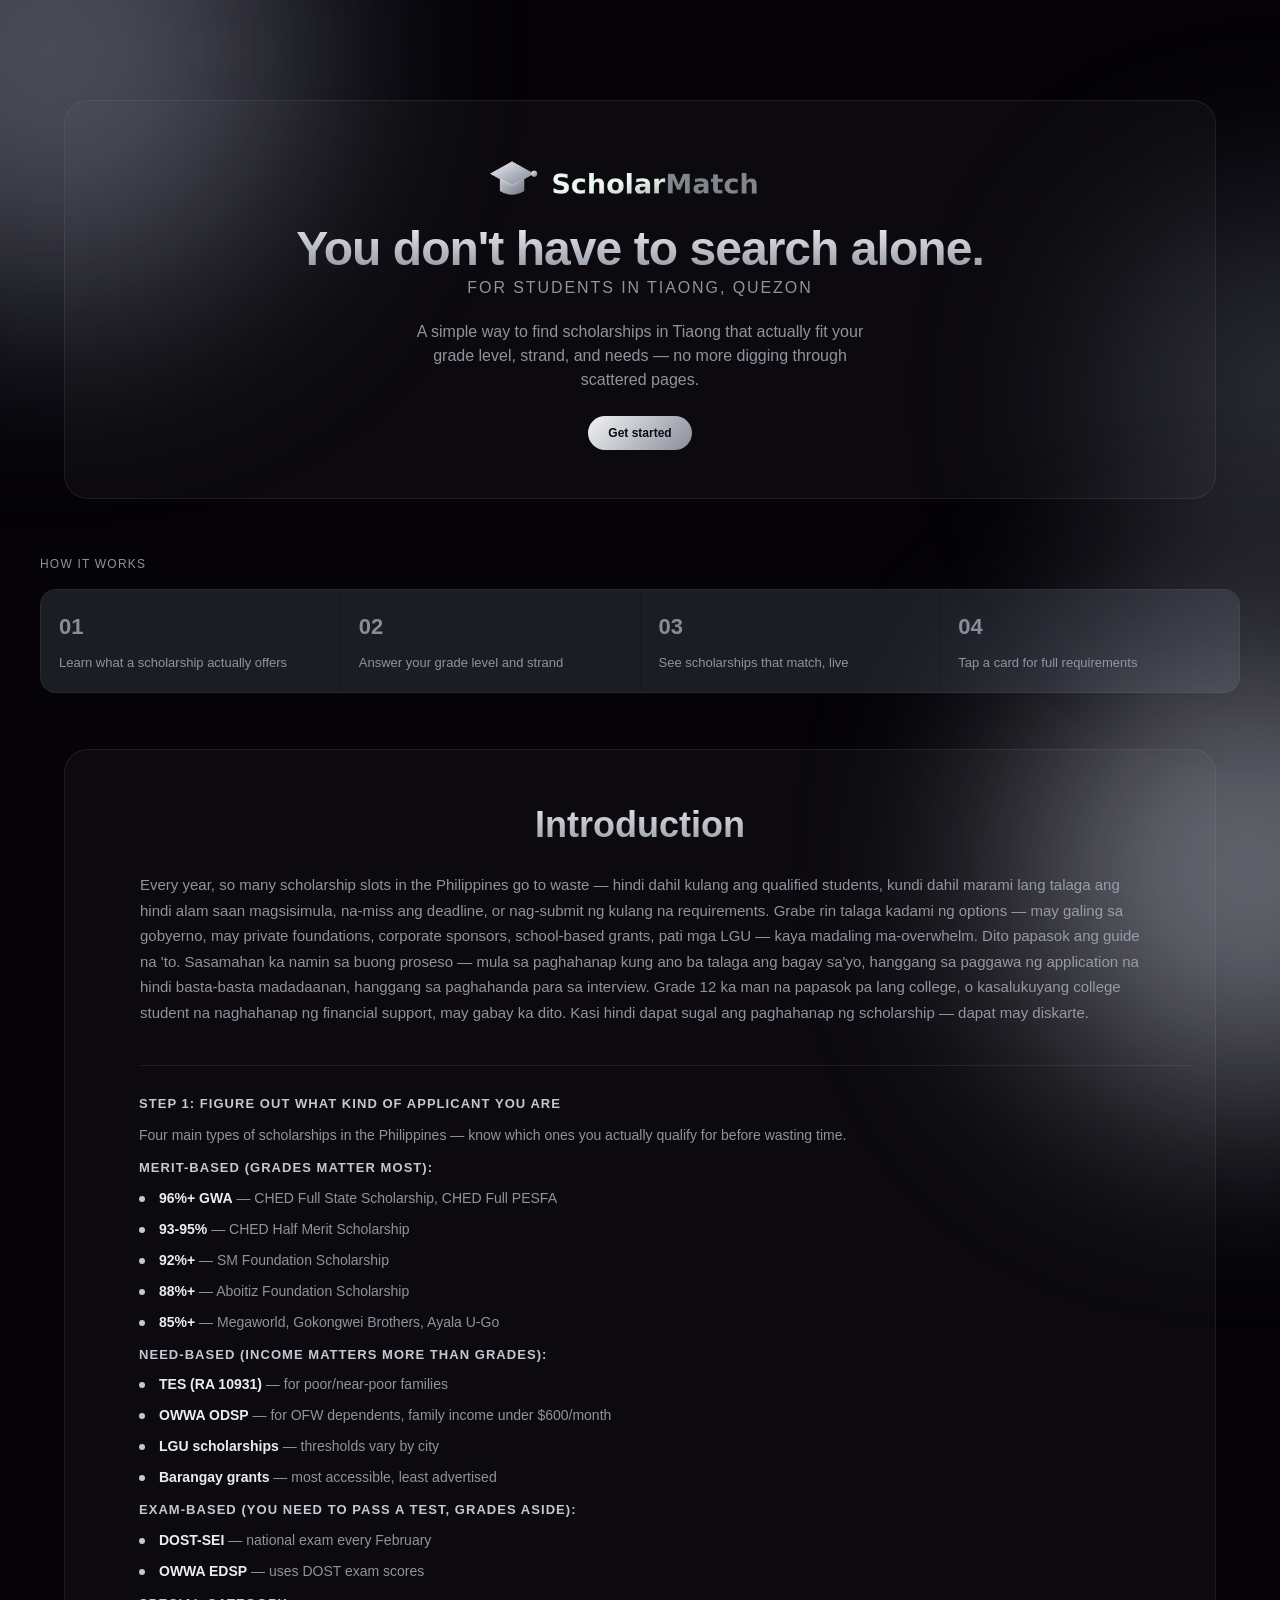
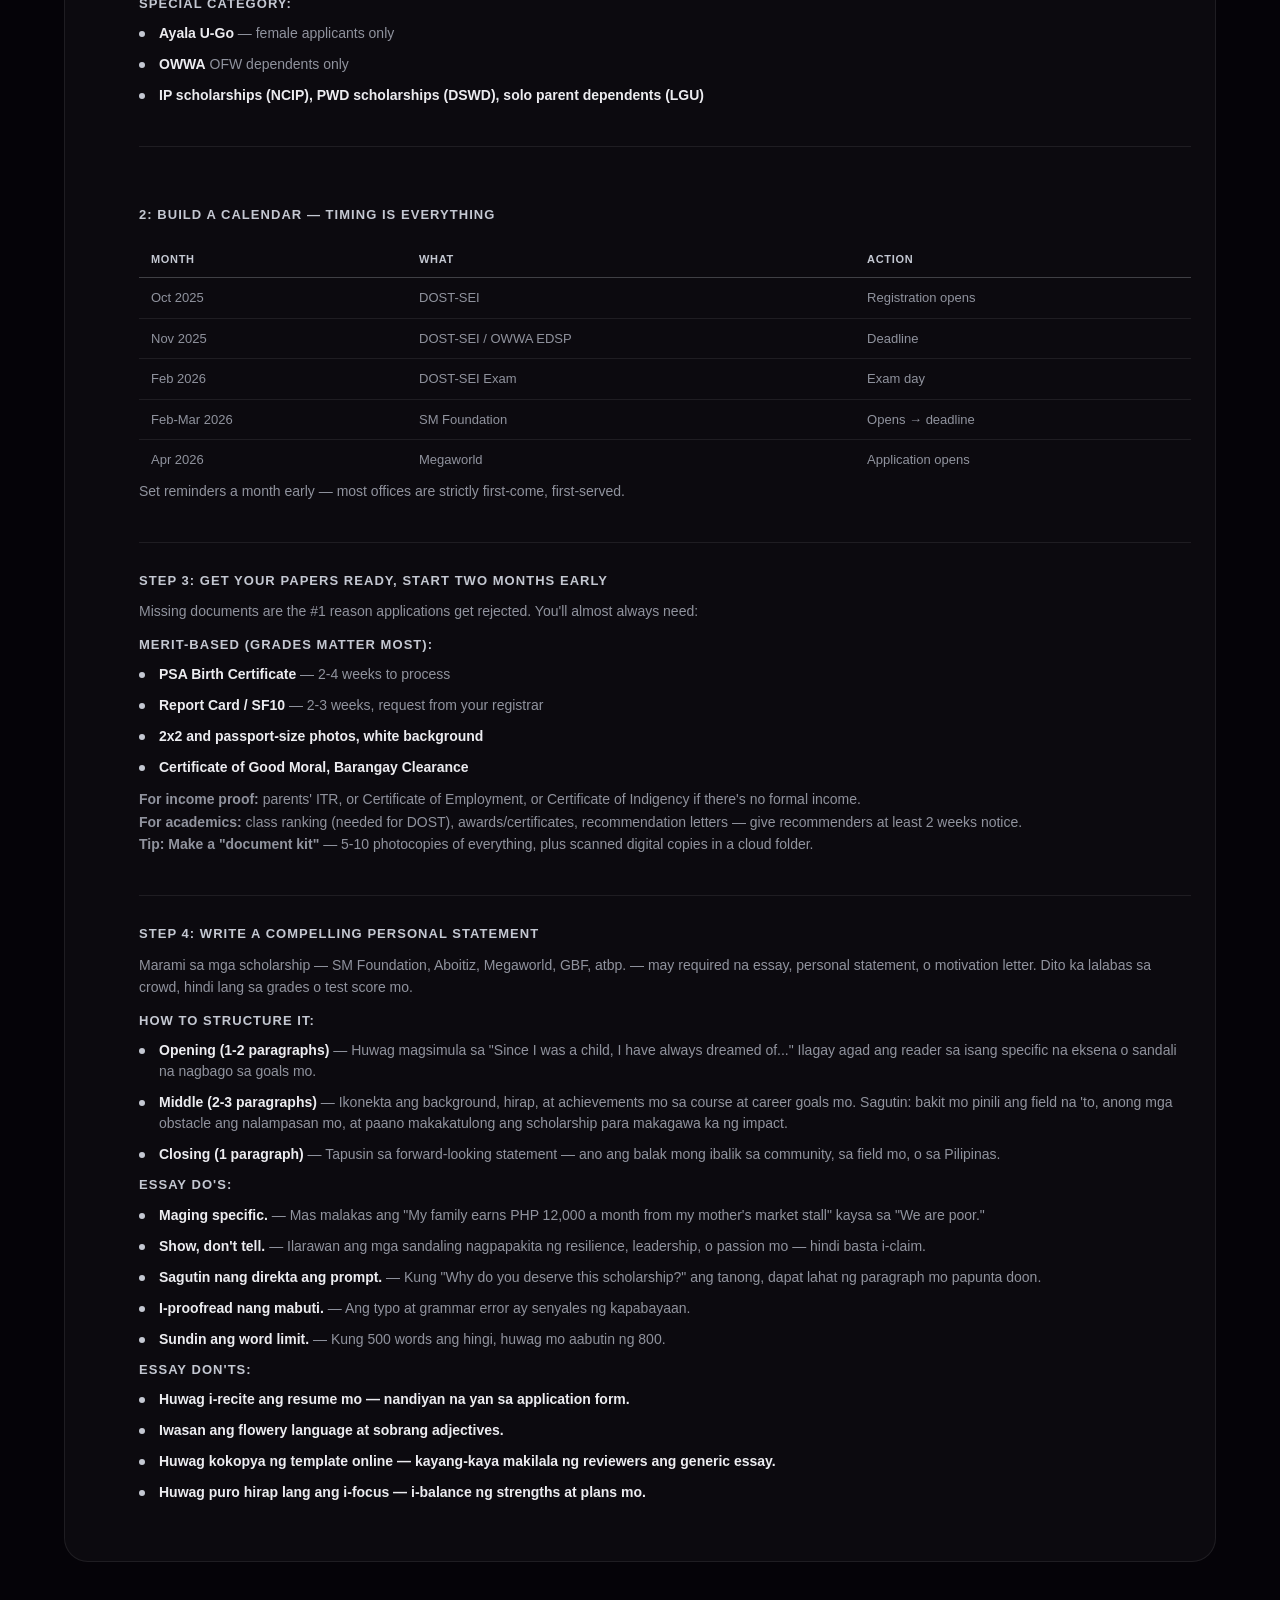
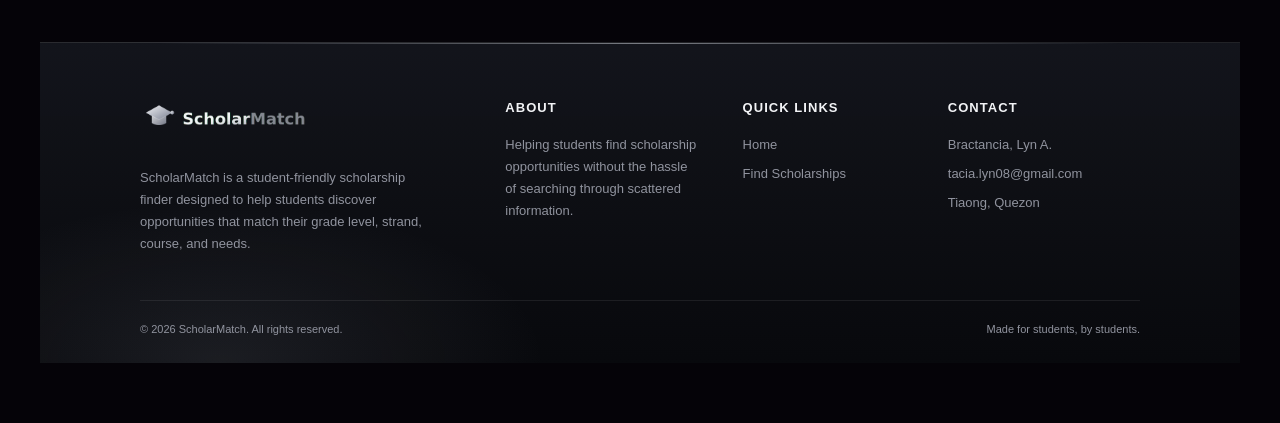
<file: index.html>
<!DOCTYPE html>
<html lang="en">
<head>
<meta charset="UTF-8">
<meta name="viewport" content="width=device-width, initial-scale=1.0">
<title>Scholarship Matching Platform — Tiaong, Quezon</title>
<link rel="stylesheet" href="stylesheet.css">
<link rel="icon" type="image/svg+xml" href="favicon.svg">
</head>
<body>

<div class="glow-orb glow-1"></div>
<div class="glow-orb glow-2"></div>
<div class="glow-orb glow-3"></div>

<div class="page-frame">

  <section class="hero">
    <div class="hero-illustration"></div>
    <img src="logo_full.png" alt="ScholarMatch" class="site-logo">    <h1 style="margin-top: 0px; margin-bottom: 0px;">You don't have to search alone.</h1>
    <p class="eyebrow" style="margin-bottom: 20px;">For students in Tiaong, Quezon</p>
    <p>A simple way to find scholarships in Tiaong that actually fit your grade level, strand, and needs 
      — no more digging through scattered pages.</p>
    <div class="lang-toggle">
    <a href="scholarship.html"><button class="active">Get started</button></a>
    
  </div>

  </section>

  <p class="section-label">How it works</p>
  <div class="steps">
    <div class="step"><div class="step-num">01</div><p>Learn what a scholarship actually offers</p></div>
    <div class="step"><div class="step-num">02</div><p>Answer your grade level and strand</p></div>
    <div class="step"><div class="step-num">03</div><p>See scholarships that match, live</p></div>
    <div class="step"><div class="step-num">04</div><p>Tap a card for full requirements</p></div>
  </div>

  <section class="intro">
    <div class="intro-illustration"></div>
    <h2 class="intro-title">Introduction</h2>
    <p class="intro-body">Every year, so many scholarship slots in the Philippines go to waste 
      — hindi dahil kulang ang qualified students, kundi dahil marami lang talaga ang hindi 
      alam saan magsisimula, na-miss ang deadline, or nag-submit ng kulang na requirements. 
      Grabe rin talaga kadami ng options — may galing sa gobyerno, may private foundations, 
      corporate sponsors, school-based grants, pati mga LGU — kaya madaling ma-overwhelm.
      Dito papasok ang guide na 'to. Sasamahan ka namin sa buong proseso — mula sa paghahanap kung 
      ano ba talaga ang bagay sa'yo, hanggang sa paggawa ng application na hindi basta-basta 
      madadaanan, hanggang sa paghahanda para sa interview. Grade 12 ka man na papasok pa lang 
      college, o kasalukuyang college student na naghahanap ng financial support, may gabay ka dito.
      Kasi hindi dapat sugal ang paghahanap ng scholarship — dapat may diskarte.</p>

    <div class="step-block">
  <p class="step-title"><strong>Step 1: Figure Out What Kind of Applicant You Are</strong></p>
  <p class="step-desc">Four main types of scholarships in the Philippines — know which ones you actually qualify for before wasting time.</p>

  <ul class="step-list">
    <p class="step-title">Merit-based (grades matter most):</p>
    <li><strong>96%+ GWA</strong> — CHED Full State Scholarship, CHED Full PESFA</li>
    <li><strong>93-95%</strong> — CHED Half Merit Scholarship</li>
    <li><strong>92%+</strong> — SM Foundation Scholarship</li>
    <li><strong>88%+</strong> — Aboitiz Foundation Scholarship</li>
    <li><strong>85%+</strong> — Megaworld, Gokongwei Brothers, Ayala U-Go</li>
  </ul>

  <ul class="step-list">
    <p class="step-title">Need-based (income matters more than grades):</p>
    <li><strong>TES (RA 10931)</strong> — for poor/near-poor families</li>
    <li><strong>OWWA ODSP</strong> — for OFW dependents, family income under $600/month</li>
    <li><strong>LGU scholarships</strong> — thresholds vary by city</li>
    <li><strong>Barangay grants</strong> — most accessible, least advertised</li>
  </ul>

  <ul class="step-list">
    <p class="step-title">Exam-based (you need to pass a test, grades aside):</p>
    <li><strong>DOST-SEI</strong> — national exam every February</li>
    <li><strong>OWWA EDSP</strong> — uses DOST exam scores</li>
  </ul>

  <ul class="step-list">
    <p class="step-title">Special category:</p>
    <li><strong>Ayala U-Go</strong> — female applicants only</li>
    <li><strong>OWWA</strong> OFW dependents only</li>
    <li><strong>IP scholarships (NCIP), PWD scholarships (DSWD), solo parent dependents (LGU)</strong></li>
  </ul>
  </div>

  <div class="step-block">
  <p class="step-title" style="margin-top: 30px;"><strong>2: Build a Calendar — Timing Is Everything</strong></p>

  <table class="step-table">
    <tr><th>Month</th><th>What</th><th>Action</th></tr>
    <tr><td>Oct 2025</td><td>DOST-SEI</td><td>Registration opens</td></tr>
    <tr><td>Nov 2025</td><td>DOST-SEI / OWWA EDSP</td><td>Deadline</td></tr>
    <tr><td>Feb 2026</td><td>DOST-SEI Exam</td><td>Exam day</td></tr>
    <tr><td>Feb-Mar 2026</td><td>	SM Foundation</td><td>Opens → deadline</td></tr>
    <tr><td>Apr 2026</td><td>Megaworld</td><td>Application opens</td></tr>
  </table>
  <p class="step-desc">Set reminders a month early 
    — most offices are strictly first-come, first-served.</p>
</div>

    <div class="step-block">
  <p class="step-title"><strong>Step 3: Get Your Papers Ready, Start Two Months Early</strong></p>
  <p class="step-desc">Missing documents are the #1 reason applications get rejected. 
    You'll almost always need:</p>

  <ul class="step-list">
    <p class="step-title">Merit-based (grades matter most):</p>
    <li><strong>PSA Birth Certificate</strong> — 2-4 weeks to process</li>
    <li><strong>Report Card / SF10</strong> — 2-3 weeks, request from your registrar</li>
    <li><strong>2x2 and passport-size photos, white background</strong></li>
    <li><strong>Certificate of Good Moral, Barangay Clearance</strong></li>
  </ul>

  <p class="step-desc"><strong>For income proof:</strong> parents' ITR, 
    or Certificate of Employment, or Certificate of Indigency if there's no formal income.</p>
  <p class="step-desc"><strong>For academics:</strong> class ranking (needed for DOST), awards/certificates, 
    recommendation letters — give recommenders at least 2 weeks notice.</p>
  <p class="step-desc"><strong>Tip: Make a "document kit"</strong> — 5-10 photocopies of everything,
     plus scanned digital copies in a cloud folder.</p>
  </div>

    <div class="step-block">
  <p class="step-title"><strong>STEP 4: WRITE A COMPELLING PERSONAL STATEMENT</strong></p>
  <p class="step-desc">Marami sa mga scholarship — SM Foundation, Aboitiz, Megaworld, GBF, atbp. — 
    may required na essay, personal statement, o motivation letter. Dito ka lalabas sa crowd, hindi lang sa grades o test score mo.</p>

  <ul class="step-list">
    <p class="step-title">HOW TO STRUCTURE IT:</p>
    <li><strong>Opening (1-2 paragraphs)</strong> — Huwag magsimula sa "Since I was a child, I have always dreamed of..." 
      Ilagay agad ang reader sa isang specific na eksena o sandali na nagbago sa goals mo.</li>
    <li><strong>Middle (2-3 paragraphs)</strong> — Ikonekta ang background, hirap, at achievements mo sa course at career goals mo. 
      Sagutin: bakit mo pinili ang field na 'to, anong mga obstacle ang nalampasan mo, at paano makakatulong ang scholarship para makagawa ka ng impact.</li>
    <li><strong>Closing (1 paragraph)</strong> — Tapusin sa forward-looking statement 
      — ano ang balak mong ibalik sa community, sa field mo, o sa Pilipinas.</li>

    <p class="step-title">ESSAY DO'S:</p>
    <li><strong>Maging specific.</strong> — Mas malakas ang 
      "My family earns PHP 12,000 a month from my mother's market stall" kaysa sa "We are poor."</li>
    <li><strong>Show, don't tell.</strong> — Ilarawan ang mga sandaling nagpapakita ng resilience, leadership, o passion mo — hindi basta i-claim.</li>
    <li><strong>Sagutin nang direkta ang prompt.</strong> — Kung "Why do you deserve this scholarship?" ang tanong, dapat lahat ng paragraph mo papunta doon.</li>
    <li><strong>I-proofread nang mabuti.</strong> — Ang typo at grammar error ay senyales ng kapabayaan.</li>
    <li><strong>Sundin ang word limit.</strong> — Kung 500 words ang hingi, huwag mo aabutin ng 800.</li>

    <p class="step-title">ESSAY DON'TS:</p>
    <li><strong>Huwag i-recite ang resume mo — nandiyan na yan sa application form.</strong></li>
    <li><strong>Iwasan ang flowery language at sobrang adjectives.</strong></li>
    <li><strong>Huwag kokopya ng template online — kayang-kaya makilala ng reviewers ang generic essay.</strong></li>
    <li><strong>Huwag puro hirap lang ang i-focus — i-balance ng strengths at plans mo.</strong></li>
  </ul>


  </div>

</section>

<div class="modal-backdrop" id="modalBackdrop">
  <div class="modal-box">
    <div class="modal-header">
      <div>
        <div class="modal-title" id="modalTitle"></div>
        <div class="modal-meta" id="modalMeta"></div>
      </div>

  </div>
</div>

</div>
</body>

<footer class="site-footer">
  <div class="footer-content">

    <div class="footer-about">
      <img src="logo_full.png" alt="ScholarMatch" class="footer-logo">

      <p class="footer-description">
        ScholarMatch is a student-friendly scholarship finder designed to
        help students discover opportunities that match their grade level,
        strand, course, and needs.
      </p>
    </div>

    <div class="footer-section">
      <h3>About</h3>
      <p>Helping students find scholarship opportunities without the hassle of searching through scattered information.</p>
    </div>

    <div class="footer-section">
      <h3>Quick Links</h3>
      <a href="index.html">Home</a>
      <a href="scholarship.html">Find Scholarships</a>
    </div>

    <div class="footer-section">
      <h3>Contact</h3>
      <p>Bractancia, Lyn A.</p>
      <p>tacia.lyn08@gmail.com</p>
      <p>Tiaong, Quezon</p>
    </div>

  </div>

  <div class="footer-bottom">
    <p>© 2026 ScholarMatch. All rights reserved.</p>
    <p>Made for students, by students.</p>
  </div>
</footer>
</html>
</file>
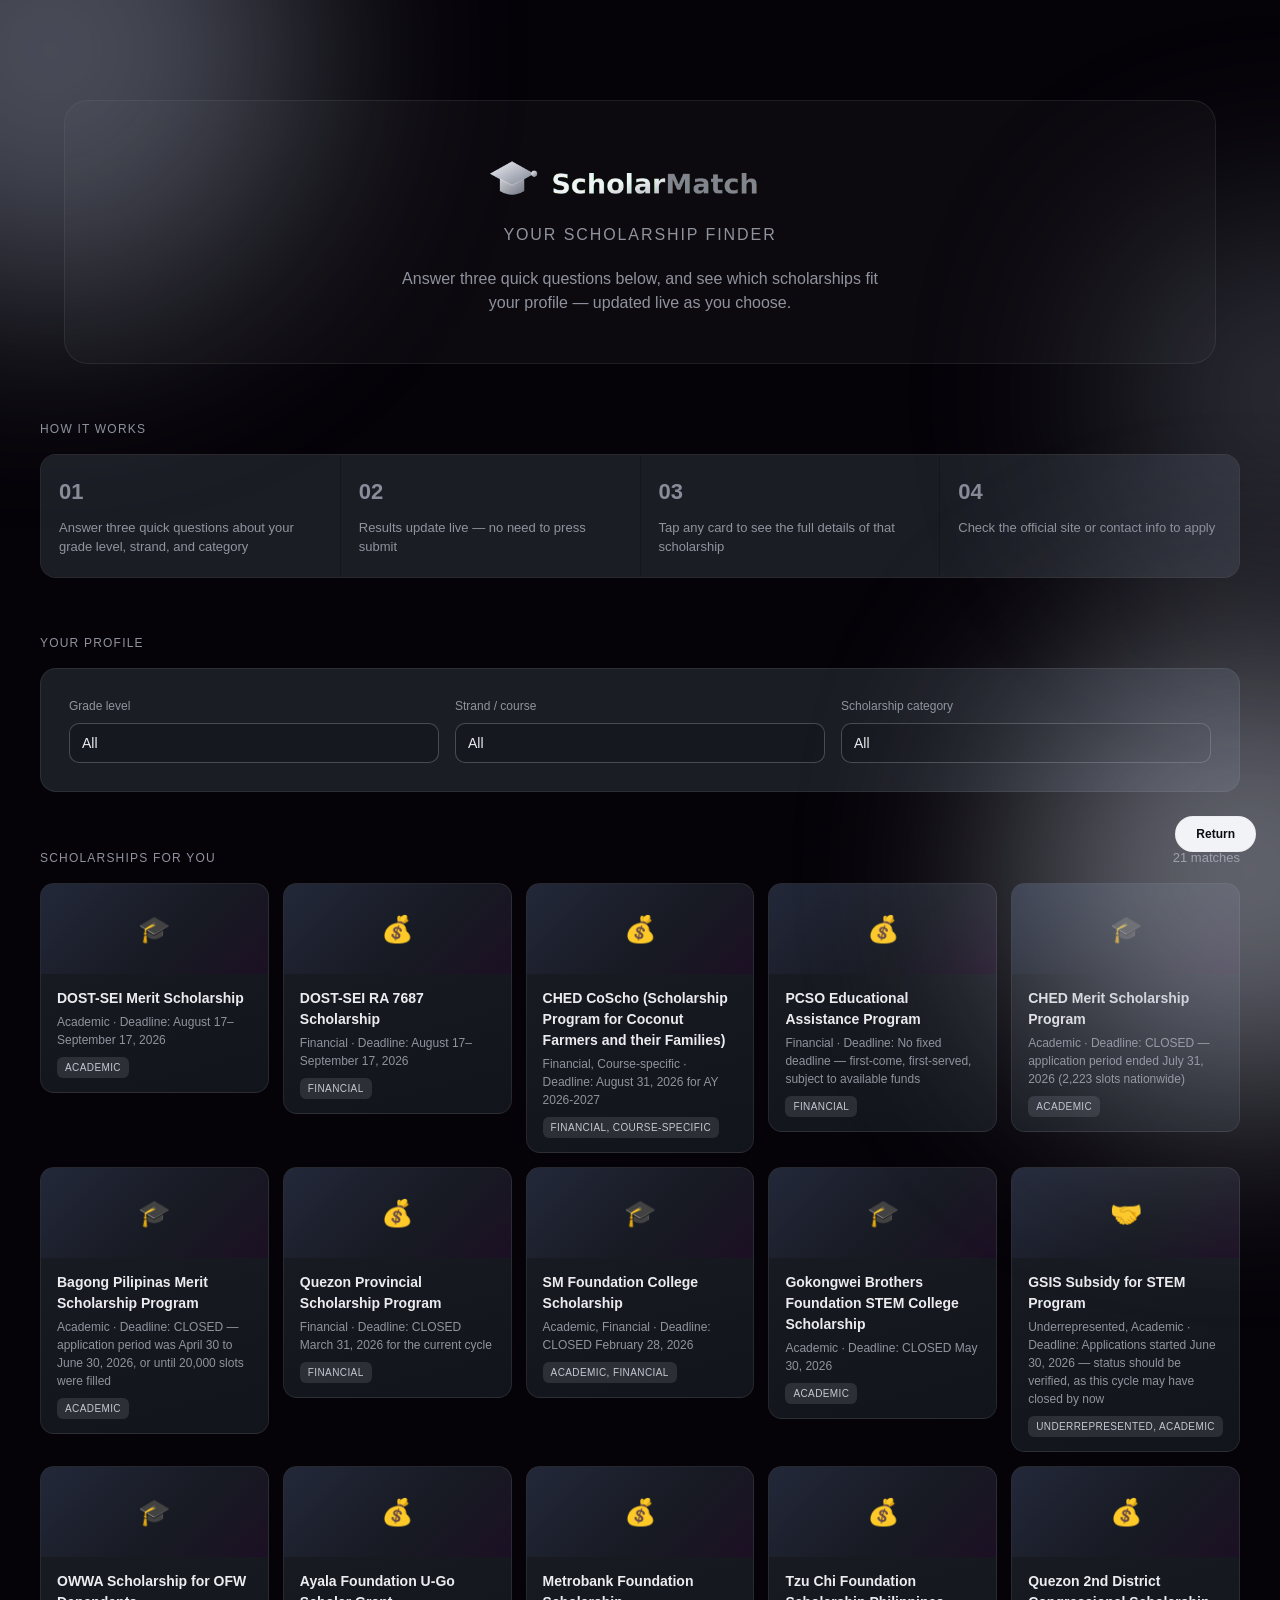
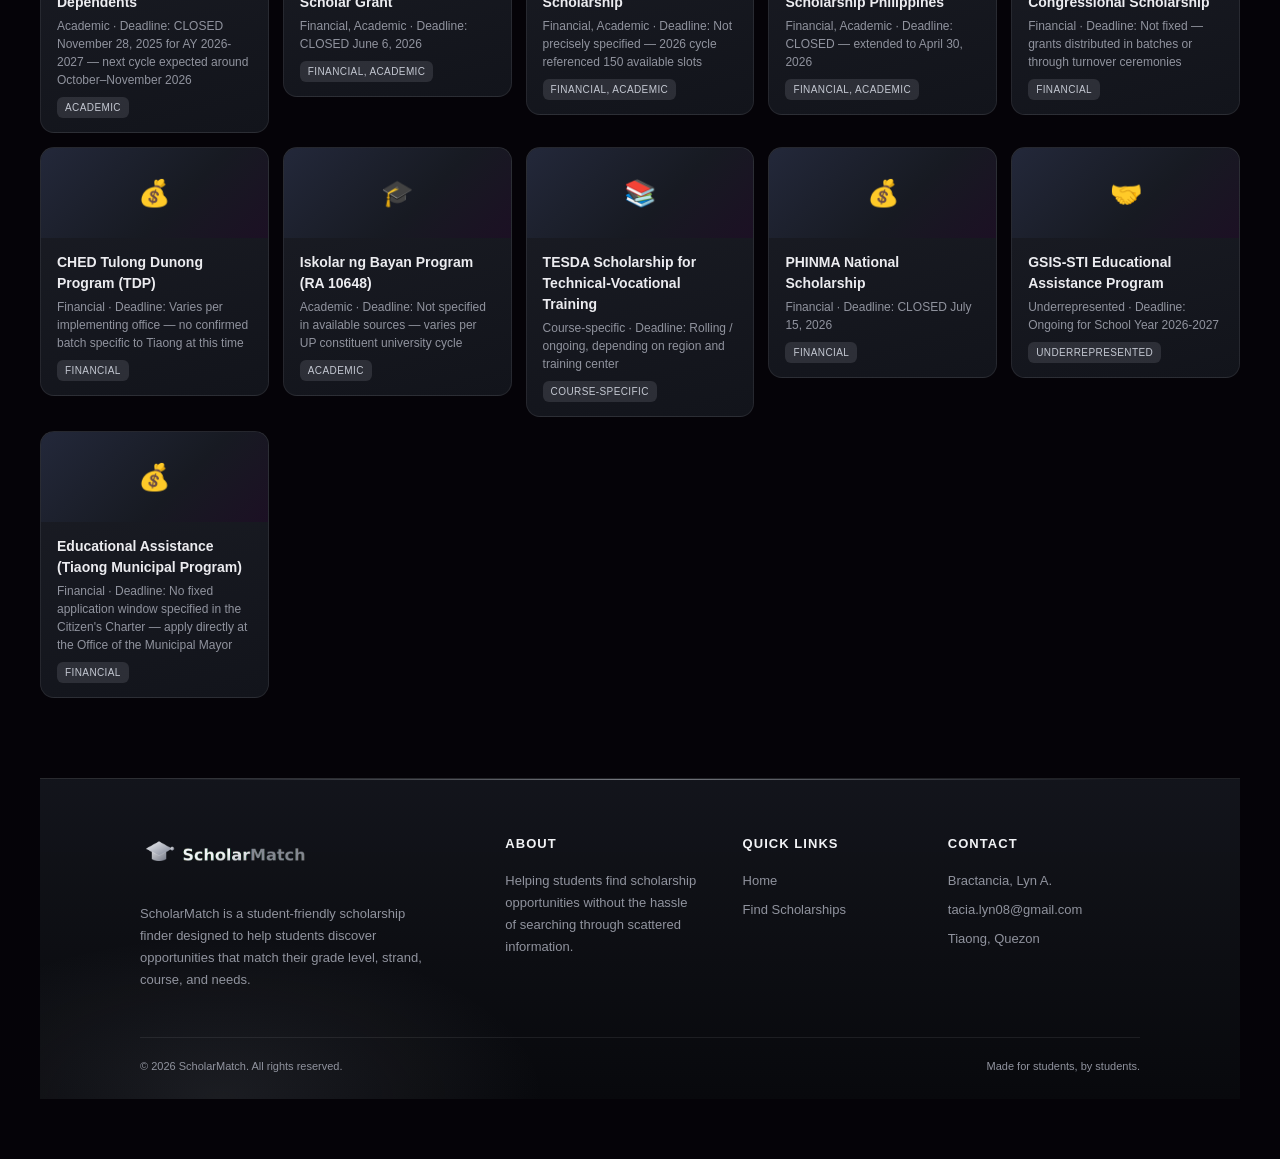
<file: scholarship.html>
<!DOCTYPE html>
<html lang="en">
<head>
<meta charset="UTF-8">
<meta name="viewport" content="width=device-width, initial-scale=1.0">
<title>Scholarship Matching Platform — Tiaong, Quezon</title>
<link rel="stylesheet" href="stylesheet.css">
<link rel="icon" type="image/svg+xml" href="favicon.svg">
</head>
<body>

<div class="glow-orb glow-1"></div>
<div class="glow-orb glow-2"></div>
<div class="glow-orb glow-3"></div>

<section class="hero">
    <div class="hero-illustration"></div>
    <img src="logo_full.png" alt="ScholarMatch" class="site-logo">    <p class="eyebrow" style="margin-bottom: 20px;">Your scholarship finder</p>
    <p>Answer three quick questions below, and see which scholarships fit your profile 
      — updated live as you choose.</p>
      </section>

       <p class="section-label">How it works</p>
  <div class="steps">
    <div class="step"><div class="step-num">01</div><p>Answer three quick questions about your grade level, strand, and category</p></div>
    <div class="step"><div class="step-num">02</div><p>Results update live — no need to press submit</p></div>
    <div class="step"><div class="step-num">03</div><p>	Tap any card to see the full details of that scholarship</p></div>
    <div class="step"><div class="step-num">04</div><p>Check the official site or contact info to apply</p></div>
  </div>

<div class="page-frame">
    <p class="section-label">Your profile</p>
  <div class="form-card">
    <div class="form-grid">
      <div class="field">
        <label for="gradeLevel">Grade level</label>
        <select id="gradeLevel">
          <option value="all">All</option>
          <option value="grade11">Grade 11</option>
          <option value="grade12">Grade 12</option>
          <option value="college">College</option>
        </select>
      </div>
      <div class="field">
        <label for="strand">Strand / course</label>
        <select id="strand">
          <option value="all">All</option>
          <option value="STEM">STEM</option>
          <option value="ABM">ABM</option>
          <option value="HUMSS">HUMSS</option>
          <option value="GAS">GAS</option>
          <option value="TVL">TVL</option>
          <option value="any">Any / open</option>
        </select>
      </div>
      <div class="field">
        <label for="category">Scholarship category</label>
        <select id="category">
          <option value="all">All</option>
          <option value="Academic">Academic / merit-based</option>
          <option value="Financial">Financial need-based</option>
          <option value="Athletic">Athletic / talent-based</option>
          <option value="Course-specific">Course-specific</option>
          <option value="Underrepresented">Underrepresented groups</option>
        </select>
      </div>
    </div>
  </div>

  <div class="results-header">
    <p class="section-label" style="margin-bottom:0">Scholarships for you</p>
    <span class="results-count" id="resultsCount"></span>
  </div>
  <div class="cards" id="cardsContainer"></div>


</div>

<div class="modal-backdrop" id="modalBackdrop">
  <div class="modal-box">
    <div class="modal-header">
      <div>
        <div class="modal-title" id="modalTitle"></div>
        <div class="modal-meta" id="modalMeta"></div>
      </div>
      <button class="modal-close" id="modalClose">&#10005;</button>
    </div>
    <div class="modal-body" id="modalBody"></div>
  </div>
</div>

<script src="scholarships.js"></script>
<script src="script.js"></script>
</body>
<div class="return-btn">
    <a href="index.html"><button class="active">Return</button></a>
  </div>

  <footer class="site-footer">
  <div class="footer-content">

    <div class="footer-about">
      <img src="logo_full.png" alt="ScholarMatch" class="footer-logo">

      <p class="footer-description">
        ScholarMatch is a student-friendly scholarship finder designed to
        help students discover opportunities that match their grade level,
        strand, course, and needs.
      </p>
    </div>

    <div class="footer-section">
      <h3>About</h3>
      <p>Helping students find scholarship opportunities without the hassle of searching through scattered information.</p>
    </div>

    <div class="footer-section">
      <h3>Quick Links</h3>
      <a href="index.html">Home</a>
      <a href="scholarship.html">Find Scholarships</a>
    </div>

    <div class="footer-section">
      <h3>Contact</h3>
      <p>Bractancia, Lyn A.</p>
      <p>tacia.lyn08@gmail.com</p>
      <p>Tiaong, Quezon</p>
    </div>

  </div>

  <div class="footer-bottom">
    <p>© 2026 ScholarMatch. All rights reserved.</p>
    <p>Made for students, by students.</p>
  </div>
</footer>
</html>
</file>
<file: stylesheet.css>
:root {
    --bg: #0d0e12;
    --bg-2: #16181f;
    --card: #1b1d25;
    --card-hover: #21232c;
    --border: rgba(255,255,255,0.08);
    --border-strong: rgba(220,224,232,0.25);
    --silver-1: #f2f3f6;
    --silver-2: #c4c8d2;
    --silver-3: #888d99;
    --text: #ececf0;
    --text-muted: #90939e;
    --accent: #c4c8d2;
    --accent-dim: rgba(196,200,210,0.14);
    --glow-1: #7a8091;
    --glow-2: #a8adba;
    background:
      radial-gradient(ellipse 500px 400px at 10% 0%, rgba(168,173,186,0.3), transparent 60%),
      radial-gradient(ellipse 500px 400px at 100% 30%, rgba(196,200,210,0.22), transparent 60%),
      radial-gradient(ellipse 400px 350px at 20% 100%, rgba(122,128,145,0.2), transparent 60%),
      linear-gradient(180deg, #191b22 0%, #0e0f14 100%);
  }

  * { box-sizing: border-box; margin: 0; padding: 0; }

  body {
    background: #050308;
    color: var(--text);
    font-family: -apple-system, "Segoe UI", Roboto, Arial, sans-serif;
    line-height: 1.5;
    overflow-x: hidden;
    min-height: 100vh;
    padding: 60px 40px;
  }

  .glow-orb {
    position: fixed;
    border-radius: 50%;
    filter: blur(110px);
    opacity: 0.6;
    pointer-events: none;
    z-index: 0;
  }
  .glow-1 { width: 500px; height: 500px; background: var(--glow-1); top: -200px; left: -200px; }
  .glow-2 { width: 460px; height: 460px; background: var(--glow-2); bottom: -200px; right: -200px; }
  .glow-3 { width: 340px; height: 340px; background: var(--glow-1); top: 25%; right: -180px; opacity: 0.4; }

  header {
    position: sticky;
    top: 0;
    z-index: 20;
    background: rgba(20,16,31,0.6);
    backdrop-filter: blur(12px);
    margin: 16px 16px 0;
    border: 1px solid rgba(255,255,255,0.08);
    border-radius: 999px;
    padding: 12px 20px;
    display: flex;
    justify-content: space-between;
    align-items: center;
  }

  .brand {
    font-size: 15px;
    font-weight: 600;
    letter-spacing: 0.02em;
    background: linear-gradient(135deg, var(--silver-1), var(--silver-3));
    -webkit-background-clip: text;
    background-clip: text;
    color: transparent;
  }

    .logo {
    object-fit: center;
  }

  .site-logo {
    display: block;
    margin: 0 auto 0px;
    width: min(100%, 320px);
    height: auto;
  }

  @media (max-width: 480px) {
    body { padding: 40px 20px; }
    .step-block { margin-left: 0; }
    .step-table { display: block; overflow-x: auto; }
  }

  /*.lang-toggle {
    display: flex;
    border: 1px solid var(--border-strong);
    border-radius: 20px;
    overflow: hidden;
    font-size: 12px;
  }*/
  .lang-toggle button {
    border-radius: 20px;
    font-size: 12px;
    object-position: center;
    overflow: hidden;
    background: none;
    border: none;
    color: var(--text-muted);
    padding: 10px 20px;
    cursor: pointer;
    font-family: inherit;
    margin-top: 24px;
  }
  .lang-toggle button.active {
    background: linear-gradient(135deg, var(--silver-1), var(--silver-3));
    color: #0b0d12;
    font-weight: 600;
  }
.lang-toggle button:hover {
    background: transparent;
    border: 1px solid var(--border-strong);
    color: var(--text);
    box-shadow: 0 2px 12px rgba(196,200,210,0.3);
    font-weight: 600;
  }

  .return-btn {
    text-align: right;
    margin-top: 24px;
    color: black;
    position: fixed;
    bottom: 24px; 
    right: 24px;
    z-index: 100;
}
  .return-btn button {
    color: black;
    border-radius: 20px;
    font-size: 12px;
    object-position: center;
    text-align: center;
    margin: 24px auto;
    justify-content: center;
    overflow: hidden;
    background: none;
    border: none;
    padding: 10px 20px;
    cursor: pointer;
    font-family: inherit;
  }
  .return-btn button.active {
    background: var(--silver-1);
    color: #0b0d12;
    border: 1px solid var(--border-strong);
    font-weight: 600;
  }
  .return-btn button:hover {
    background: rgba(168,173,186,0.18);
    border-color: var(--silver-1);
    color: var(--silver-1);
    box-shadow: 0 0 24px rgba(196,200,210,0.5);
    font-weight: 600;
}

  /*main {
    position: relative;
    z-index: 1;
    max-width: 900px;
    margin: 0 auto;
    padding: 20px 24px 60px;
  }*/

  .hero, .intro {
    text-align: center;
    margin: 40px 24px 56px;
    padding: 48px 24px;
    border-radius: 24px;
    background: rgba(255,255,255,0.03);
    border: 1px solid rgba(255,255,255,0.08);
  }

  .cta {
    display: inline-block;
    margin-top: 24px;
    padding: 12px 28px;
    border-radius: 999px;
    background: linear-gradient(135deg, var(--glow-1), var(--glow-2));
    color: #fff;
    font-size: 14px;
    font-weight: 500;
    border: none;
    box-shadow: 0 4px 20px rgba(168,85,201,0.4);
  }

  .eyebrow {
    font-size: 23px;
    font-weight: 100px;
    letter-spacing: 0.12em;
    text-transform: uppercase;
    color: var(--silver-2);
    margin-bottom: 10px;
    margin-top: 40px;
    object-position: left;
  }

  h1 {
    font-size: clamp(32px, 5vw, 48px);
    font-weight: 600;
    line-height: 1.1;
    letter-spacing: -0.02em;
    background: linear-gradient(180deg, var(--silver-1) 0%, var(--silver-3) 100%);
    -webkit-background-clip: text;
    background-clip: text;
    color: transparent;
    margin-bottom: 16px;
  }

  .hero p {
    color: var(--text-muted);
    font-size: 16px;
    max-width: 480px;
    margin: 0 auto;
  }

  .stats {
    display: flex;
    justify-content: center;
    gap: 40px;
    margin-top: 36px;
    padding-top: 28px;
    border-top: 1px solid var(--border);
  }
  .stat-num {
    font-size: 24px;
    font-weight: 600;
    background: linear-gradient(135deg, var(--silver-1), var(--silver-3));
    -webkit-background-clip: text;
    background-clip: text;
    color: transparent;
  }
  .stat-label { font-size: 12px; color: var(--text-muted); margin-top: 2px; }

  .section-label {
    font-size: 12px;
    letter-spacing: 0.1em;
    text-transform: uppercase;
    color: var(--text-muted);
    margin-bottom: 16px;
  }

  .steps {
    display: grid;
    grid-template-columns: repeat(4, 1fr);
    gap: 1px;
    background: var(--border);
    border-radius: 16px;
    overflow: hidden;
    margin-bottom: 56px;
    border: 1px solid var(--border);
  }
  .step {
    background: var(--card);
    padding: 20px 18px;
  }
  .step-num {
    font-size: 22px;
    font-weight: 600;
    color: var(--silver-3);
    margin-bottom: 10px;
  }
  .step p { font-size: 13px; color: var(--text-muted); }

  .form-card {
    background: var(--card);
    border: 1px solid var(--border);
    border-radius: 16px;
    padding: 28px;
    margin-bottom: 56px;
  }

  .form-grid {
    display: grid;
    grid-template-columns: repeat(auto-fit, minmax(180px, 1fr));
    gap: 16px;
  }

  .field label {
    display: block;
    font-size: 12px;
    color: var(--text-muted);
    margin-bottom: 8px;
  }

  select {
    width: 100%;
    background: var(--bg-2);
    border: 1px solid var(--border-strong);
    color: var(--text);
    padding: 11px 12px;
    border-radius: 10px;
    font-size: 14px;
    font-family: inherit;
    appearance: none;
    cursor: pointer;
  }
  select:focus { outline: none; border-color: var(--accent); }

  .results-header {
    display: flex;
    justify-content: space-between;
    align-items: baseline;
    margin-bottom: 16px;
  }
  .results-count { font-size: 13px; color: var(--text-muted); }

  .cards {
    display: grid;
    grid-template-columns: repeat(auto-fill, minmax(220px, 1fr));
    gap: 14px;
    align-items: start;
  }

  .card {
    background: linear-gradient(165deg, var(--card) 0%, #12141b 100%);
    border: 1px solid var(--border);
    border-radius: 14px;
    overflow: hidden;
    cursor: pointer;
    transition: border-color 0.15s ease, transform 0.15s ease, box-shadow 0.15s ease;
    align-self: start;
  }
  .card:hover {
    border-color: var(--border-strong);
    transform: translateY(-2px);
    box-shadow: 0 8px 24px rgba(0,0,0,0.35);
  }

  .card-visual {
    height: 90px;
    background: linear-gradient(135deg, #23283a 0%, #171a22 60%, #1c1024 100%);
    display: flex;
    align-items: center;
    justify-content: center;
    font-size: 26px;
    color: var(--silver-2);
  }

  .card-body { padding: 14px 16px; }
  .card-name { font-size: 14px; font-weight: 600; margin-bottom: 4px; }
  .card-meta { font-size: 12px; color: var(--text-muted); }

  .card-badge {
    display: inline-block;
    font-size: 10px;
    letter-spacing: 0.04em;
    text-transform: uppercase;
    background: var(--accent-dim);
    color: var(--accent);
    padding: 3px 8px;
    border-radius: 6px;
    margin-top: 8px;
  }

  .modal-backdrop {
  display: none;
  position: fixed;
  inset: 0;
  background: rgba(5,3,8,0.65);
  backdrop-filter: blur(8px);
  z-index: 100;
  align-items: flex-start;
  justify-content: center;
  padding: 90px 20px;
}
.modal-backdrop.open { display: flex; }
.modal-box {
  background: #14161e;
  border: 1px solid var(--border-strong);
  border-radius: 18px;
  max-width: 900px;
  width: 100%;
  max-height: 75vh;
  overflow-y: auto;
}
.modal-header {
  display: flex;
  justify-content: space-between;
  padding: 22px 24px 16px;
  border-bottom: 1px solid var(--border);
}
.modal-title { font-size: 18px; font-weight: 600; }
.modal-meta { font-size: 13px; color: var(--text-muted); }
.modal-close {
  background: var(--bg-2);
  border: 1px solid var(--border-strong);
  color: var(--text-muted);
  width: 28px; height: 28px;
  border-radius: 8px;
  cursor: pointer;
}
.modal-body { padding: 16px 24px 24px; }
.modal-row {
  display: flex;
  justify-content: space-between;
  gap: 16px;
  padding: 12px 0;
  border-bottom: 1px solid var(--border);
  font-size: 13px;
}
.modal-row span:first-child {
  display: block;
  color: var(--text-muted);
  font-size: 11px;
  text-transform: uppercase;
  letter-spacing: 0.04em;
  margin-bottom: 4px;
}
.modal-row span:last-child {
  display: block;
  line-height: 1.5;
}
  .empty-state {
    text-align: center;
    padding: 40px 20px;
    color: var(--text-muted);
    font-size: 14px;
  }

  @media (max-width: 640px) {
    .steps { grid-template-columns: repeat(2, 1fr); }
  }

  .intro-title {
  font-size: 36px;
  font-weight: 600;
  text-align: center;
  margin-bottom: 20px;
  background: linear-gradient(180deg, var(--silver-1) 0%, var(--silver-3) 100%);
  -webkit-background-clip: text;
  background-clip: text;
  -webkit-text-fill-color: transparent;
  color: transparent;
}

.intro-body {
  font-size: 15px;
  line-height: 1.7;
  color: var(--text-muted);
  max-width: 1000px;
  margin: 0 auto;
  text-align: left;
}

.step-block {
  max-width: 1100px;
  margin: 40px auto 0;
  padding-top: 28px;
  border-top: 1px solid var(--border);
  text-align: left;
  margin-left: 50px;
}

.step-title {
  font-size: 13px;
  font-weight: 600;
  letter-spacing: 0.08em;
  text-transform: uppercase;
  color: var(--silver-2);
  margin-bottom: 10px;
}

.step-desc {
  font-size: 14px;
  line-height: 1.6;
  color: var(--text-muted);
}

.step-list {
  list-style: none;
  margin-top: 12px;
}

.step-list li {
  position: relative;
  padding-left: 20px;
  margin-bottom: 10px;
  font-size: 14px;
  color: var(--text-muted);
  line-height: 1.5;
}

.step-list li::before {
  content: "";
  position: absolute;
  left: 0;
  top: 8px;
  width: 6px;
  height: 6px;
  border-radius: 50%;
  background: var(--silver-2);
}

.step-list li strong {
  color: var(--text);
  font-weight: 600;
}

.step-table {
  width: 100%;
  border-collapse: collapse;
  margin-top: 16px;
  font-size: 13px;
}

.step-table th {
  text-align: left;
  padding: 10px 12px;
  color: var(--silver-2);
  font-size: 11px;
  letter-spacing: 0.06em;
  text-transform: uppercase;
  border-bottom: 1px solid var(--border-strong);
}

.step-table td {
  padding: 10px 12px;
  color: var(--text-muted);
  border-bottom: 1px solid var(--border);
}

.step-table tr:last-child td {
  border-bottom: none;
}

.site-footer {
  position: relative;
  margin-top: 80px;
  padding: 55px 50px 25px;
  background:
    radial-gradient(
      ellipse 500px 250px at 15% 100%,
      rgba(168,173,186,0.12),
      transparent 65%
    ),
    linear-gradient(
      180deg,
      rgba(22,24,31,0.85),
      rgba(8,9,13,0.98)
    );
  border-top: 1px solid rgba(255,255,255,0.1);
  overflow: hidden;
}

.site-footer::before {
  content: "";
  position: absolute;
  top: 0;
  left: 10%;
  width: 80%;
  height: 1px;
  background: linear-gradient(
    90deg,
    transparent,
    rgba(220,224,232,0.5),
    transparent
  );
}

.footer-content {
  max-width: 1000px;
  margin: 0 auto;
  display: grid;
  grid-template-columns: 2fr 1.2fr 1fr 1.2fr;
  gap: 45px;
}

.footer-about {
  max-width: 300px;
}

.footer-logo {
  width: 190px;
  height: auto;
  margin-bottom: 18px;
}

.footer-description {
  color: var(--text-muted);
  font-size: 13px;
  line-height: 1.7;
}

.footer-section h3 {
  color: var(--silver-1);
  font-size: 13px;
  font-weight: 600;
  letter-spacing: 0.08em;
  text-transform: uppercase;
  margin-bottom: 16px;
}

.footer-section p,
.footer-section a {
  display: block;
  color: var(--text-muted);
  font-size: 13px;
  line-height: 1.7;
  text-decoration: none;
  margin-bottom: 7px;
}

.footer-section a {
  transition: color 0.2s ease, transform 0.2s ease;
}

.footer-section a:hover {
  color: var(--silver-1);
  transform: translateX(3px);
}

.footer-bottom {
  max-width: 1000px;
  margin: 45px auto 0;
  padding-top: 20px;
  border-top: 1px solid var(--border);
  display: flex;
  justify-content: space-between;
  gap: 20px;
}

.footer-bottom p {
  color: var(--text-muted);
  font-size: 11px;
}


@media (max-width: 700px) {
  .site-footer {
    padding: 45px 25px 25px;
  }

  .footer-content {
    grid-template-columns: 1fr 1fr;
    gap: 35px 25px;
  }

  .footer-about {
    grid-column: 1 / -1;
    max-width: 100%;
  }

  .footer-bottom {
    flex-direction: column;
    gap: 5px;
  }
}

@media (max-width: 480px) {
  .footer-content {
    grid-template-columns: 1fr;
  }

  .footer-about {
    grid-column: auto;
  }

  .footer-logo {
    width: 170px;
  }
}
</file>
